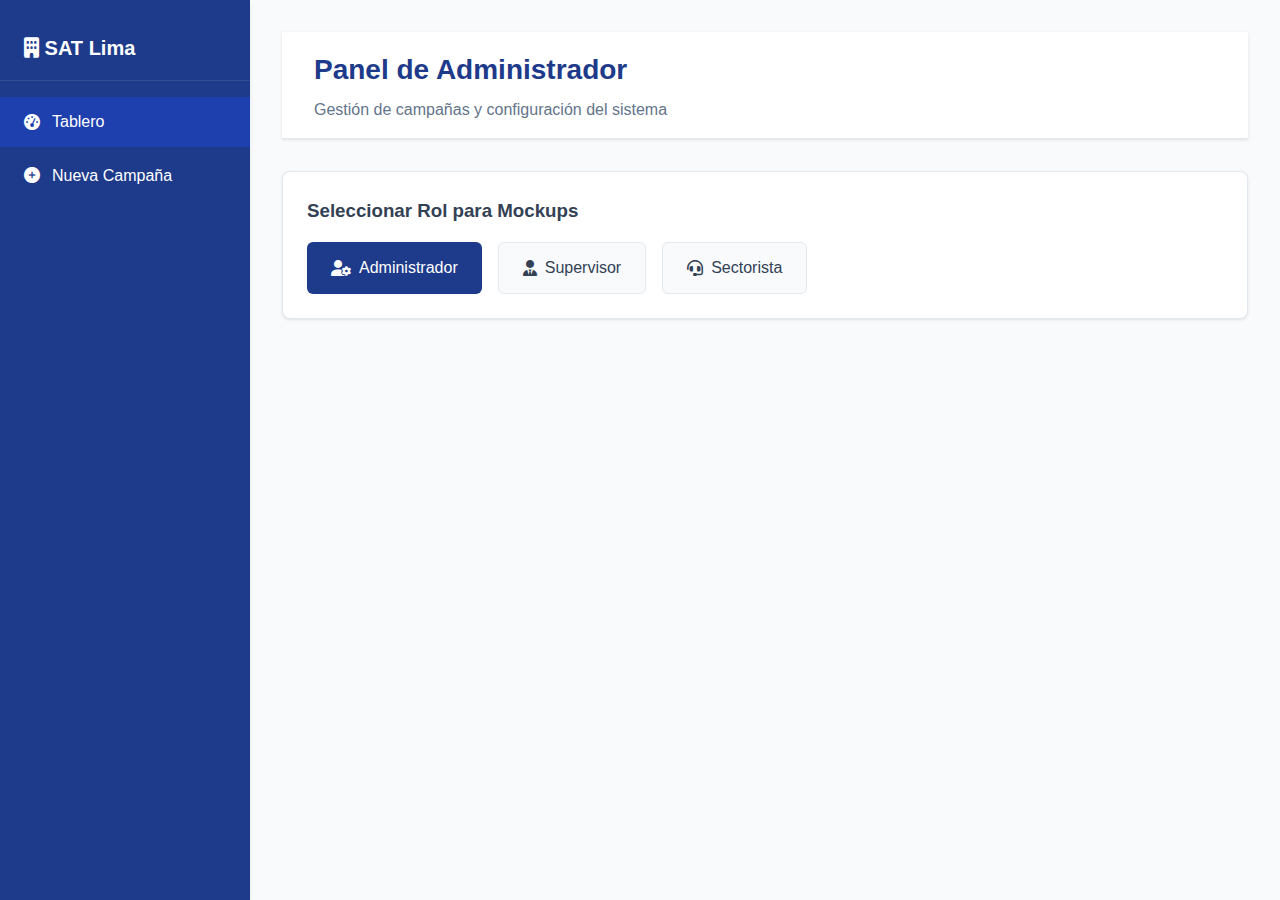
<file: index.html>
<!DOCTYPE html>
<html lang="es">
<head>
  <meta charset="UTF-8">
  <meta name="viewport" content="width=device-width, initial-scale=1.0">
  <title>SAT - Sistema de Gestión</title>
  <link rel="stylesheet" href="https://cdnjs.cloudflare.com/ajax/libs/font-awesome/6.0.0/css/all.min.css">
  <link rel="stylesheet" href="css/colores.css">
  <link rel="stylesheet" href="css/principal.css">
  <link rel="stylesheet" href="css/componentes.css">
</head>
<body>
<div class="layout-principal">
  <!-- Sidebar -->
  <aside class="sidebar">
    <div class="sidebar-logo">
      <h2><i class="fas fa-building"></i> SAT Lima</h2>
    </div>
    <nav>
      <ul class="sidebar-nav">
        <li><a href="#" class="activo"><i class="fas fa-tachometer-alt"></i> Tablero</a></li>
        <li><a href="paginas/administrador/wizard-campanas.html"><i class="fas fa-plus-circle"></i> Nueva Campaña</a></li>
      </ul>
    </nav>
  </aside>

  <!-- Contenido principal -->
  <main class="contenido-principal">
    <div class="encabezado">
      <h1>Panel de Administrador</h1>
      <p>Gestión de campañas y configuración del sistema</p>
    </div>

    <div class="tarjeta">
      <h3>Seleccionar Rol para Mockups</h3>
      <div style="display: flex; gap: 1rem; margin-top: 1rem;">
        <a href="paginas/administrador/wizard-campanas.html" class="btn btn-primario">
          <i class="fas fa-user-cog"></i> Administrador
        </a>
        <a href="paginas/supervisor/tablero.html" class="btn btn-secundario">
          <i class="fas fa-user-tie"></i> Supervisor
        </a>
        <a href="paginas/sectorista/tablero.html" class="btn btn-secundario">
          <i class="fas fa-headset"></i> Sectorista
        </a>
      </div>
    </div>
  </main>
</div>
</body>
</html>
</file>
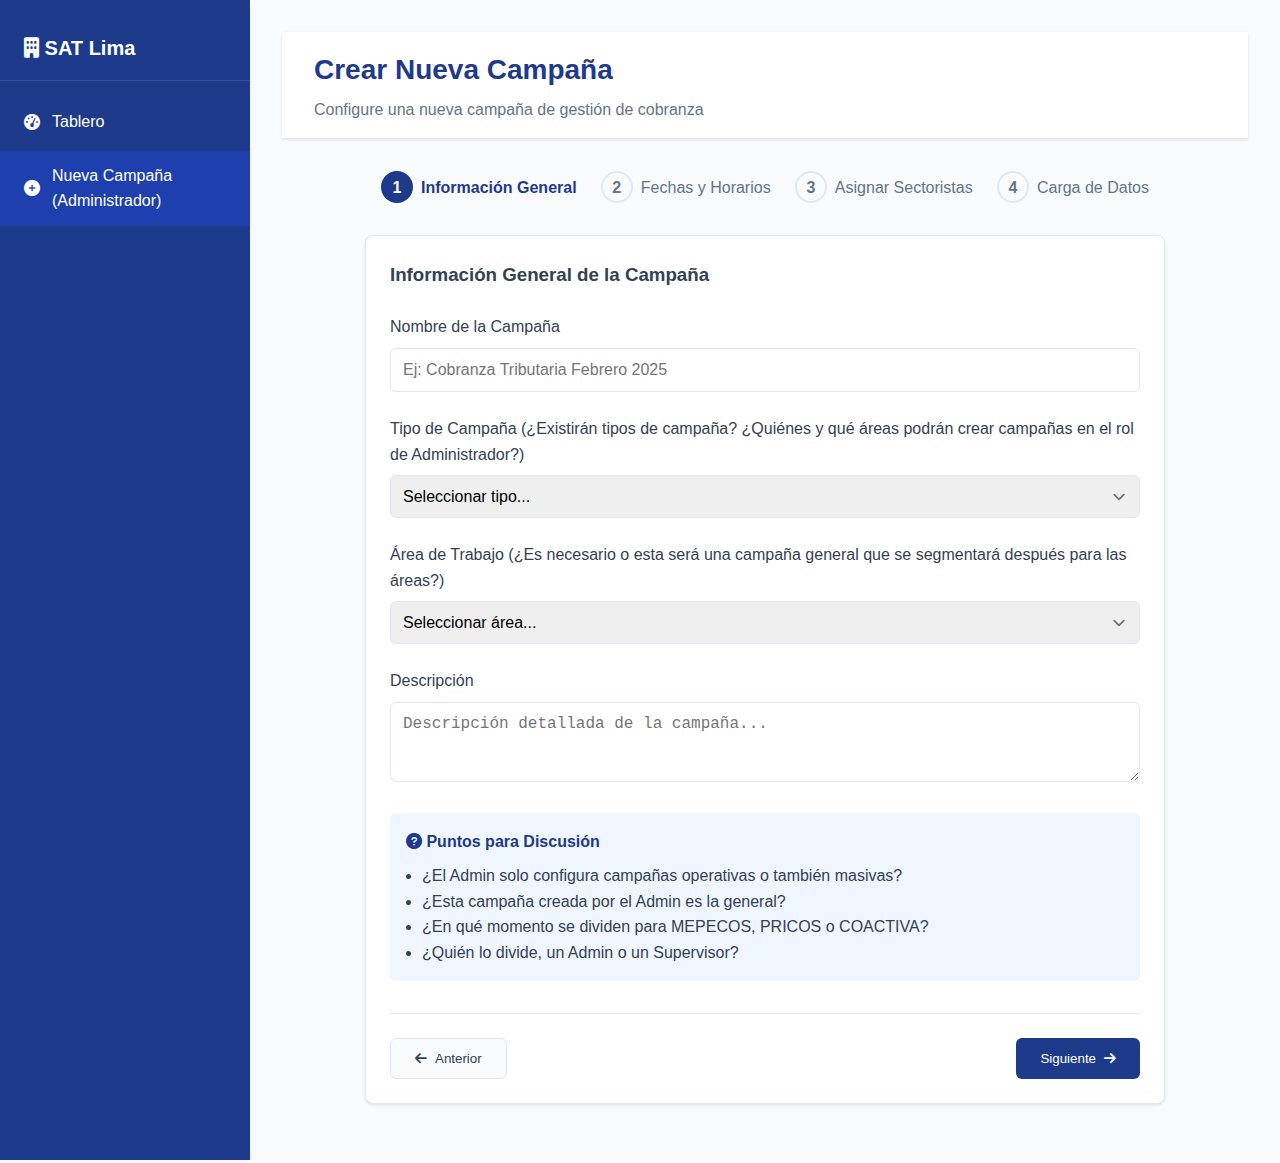
<file: paginas/administrador/wizard-campanas.html>
<!DOCTYPE html>
<html lang="es">
<head>
  <meta charset="UTF-8">
  <meta name="viewport" content="width=device-width, initial-scale=1.0">
  <title>SAT - Crear Campaña</title>
  <link rel="stylesheet" href="https://cdnjs.cloudflare.com/ajax/libs/font-awesome/6.0.0/css/all.min.css">
  <link rel="stylesheet" href="../../css/colores.css">
  <link rel="stylesheet" href="../../css/principal.css">
  <link rel="stylesheet" href="../../css/componentes.css">
</head>
<body>
<div class="layout-principal">
  <!-- Sidebar -->
  <aside class="sidebar">
    <div class="sidebar-logo">
      <h2><i class="fas fa-building"></i> SAT Lima</h2>
    </div>
    <nav>
      <ul class="sidebar-nav">
        <li><a href="../../index.html"><i class="fas fa-tachometer-alt"></i> Tablero</a></li>
        <li><a href="#" class="activo"><i class="fas fa-plus-circle"></i> Nueva Campaña (Administrador)</a></li>

      </ul>
    </nav>
  </aside>

  <!-- Contenido principal -->
  <main class="contenido-principal">
    <div class="encabezado">
      <h1>Crear Nueva Campaña</h1>
      <p>Configure una nueva campaña de gestión de cobranza</p>
    </div>

    <div class="wizard-contenedor">
      <!-- Indicador de pasos -->
      <div class="wizard-pasos">
        <div class="paso activo">
          <div class="numero-paso">1</div>
          <span>Información General</span>
        </div>
        <div class="paso">
          <div class="numero-paso">2</div>
          <span>Fechas y Horarios</span>
        </div>
        <div class="paso">
          <div class="numero-paso">3</div>
          <span>Asignar Sectoristas</span>
        </div>
        <div class="paso">
          <div class="numero-paso">4</div>
          <span>Carga de Datos</span>
        </div>
      </div>

      <!-- Contenido del paso actual -->
      <div class="tarjeta">
        <div id="paso-1" class="paso-contenido">
          <h3 class="mb-3">Información General de la Campaña</h3>

          <div class="grupo-form">
            <label class="etiqueta">Nombre de la Campaña</label>
            <input type="text" class="campo" placeholder="Ej: Cobranza Tributaria Febrero 2025">
          </div>

          <div class="grupo-form">
            <label class="etiqueta">Tipo de Campaña (¿Existirán tipos de campaña? ¿Quiénes y qué áreas podrán crear campañas en el rol de Administrador?)</label>
            <select class="campo select">
              <option value="">Seleccionar tipo...</option>
              <option value="cobranza-telefonica">Cobranza Telefónica</option>
              <option value="gestion-cobranza">Gestión de Cobranza</option>
              <option value="seguimiento-deudas">Seguimiento de Deudas</option>
              <option value="atencion-especializada">Atención Especializada</option>
            </select>
          </div>

          <div class="grupo-form">
            <label class="etiqueta">Área de Trabajo (¿Es necesario  o esta será una campaña general que se segmentará después para las áreas?)</label>
            <select class="campo select">
              <option value="">Seleccionar área...</option>
              <option value="tributaria-mepecos">Tributaria - MEPECOS</option>
              <option value="tributaria-pricos">Tributaria - PRICOS</option>
              <option value="no-tributaria">No Tributaria</option>
              <option value="coactiva">Coactiva</option>
            </select>
          </div>

          <div class="grupo-form">
            <label class="etiqueta">Descripción</label>
            <textarea class="campo" rows="3" placeholder="Descripción detallada de la campaña..."></textarea>
          </div>

          <div style="background-color: var(--sat-azul-suave); padding: 1rem; border-radius: 6px; margin-top: 1.5rem;">
            <h4 style="color: var(--sat-azul-principal); margin-bottom: 0.5rem;">
              <i class="fas fa-question-circle"></i> Puntos para Discusión
            </h4>
            <ul style="color: var(--gris-oscuro); margin-left: 1rem;">
              <li>¿El Admin solo configura campañas operativas o también masivas?</li>
              <li>¿Esta campaña creada por el Admin es la general?</li>
              <li>¿En qué momento se dividen para MEPECOS, PRICOS o COACTIVA?</li>
              <li>¿Quién lo divide, un Admin o un Supervisor?</li>


            </ul>
          </div>
        </div>

        <!-- Navegación -->
        <div class="wizard-navegacion">

          <button class="btn btn-primario" id="btn-siguiente">
            Siguiente <i class="fas fa-arrow-right"></i>
          </button>
        </div>
      </div>
    </div>
  </main>
</div>

<script src="../../js/wizard.js"></script>
</body>
</html>
</file>
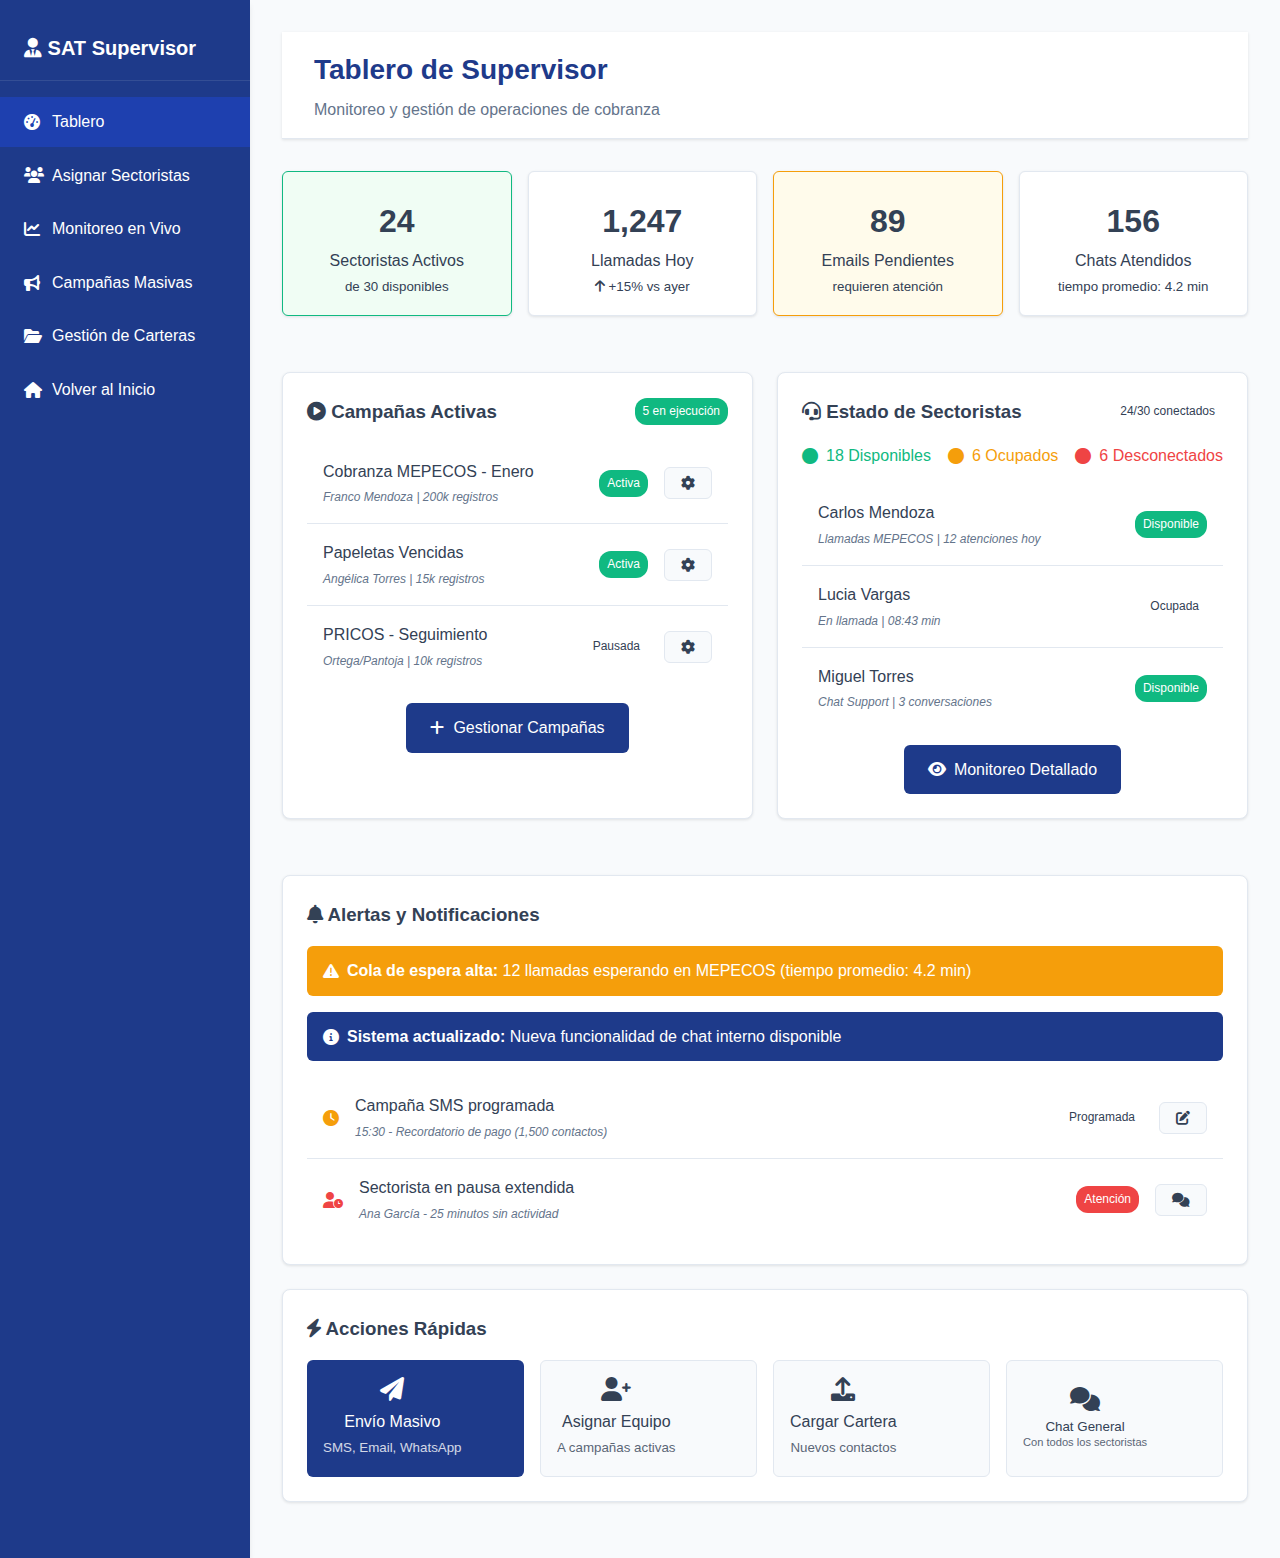
<file: paginas/supervisor/tablero.html>
<!DOCTYPE html>
<html lang="es">
<head>
    <meta charset="UTF-8">
    <meta name="viewport" content="width=device-width, initial-scale=1.0">
    <title>SAT - Supervisor - Tablero</title>
    <link rel="stylesheet" href="https://cdnjs.cloudflare.com/ajax/libs/font-awesome/6.0.0/css/all.min.css">
    <link rel="stylesheet" href="../../css/colores.css">
    <link rel="stylesheet" href="../../css/principal.css">
    <link rel="stylesheet" href="../../css/componentes.css">
</head>
<body>
<div class="layout-principal">
    <!-- Sidebar -->
    <aside class="sidebar">
        <div class="sidebar-logo">
            <h2><i class="fas fa-user-tie"></i> SAT Supervisor</h2>
        </div>
        <nav>
            <ul class="sidebar-nav">
                <li><a href="#" class="activo"><i class="fas fa-tachometer-alt"></i> Tablero</a></li>
                <li><a href="asignacion-sectoristas.html"><i class="fas fa-users"></i> Asignar Sectoristas</a></li>
                <li><a href="monitoreo-tiempo-real.html"><i class="fas fa-chart-line"></i> Monitoreo en Vivo</a></li>
                <li><a href="campanas-masivas.html"><i class="fas fa-bullhorn"></i> Campañas Masivas</a></li>
                <li><a href="gestion-carteras.html"><i class="fas fa-folder-open"></i> Gestión de Carteras</a></li>
                <li><a href="../../index.html"><i class="fas fa-home"></i> Volver al Inicio</a></li>
            </ul>
        </nav>
    </aside>

    <!-- Contenido principal -->
    <main class="contenido-principal">
        <div class="encabezado">
            <h1>Tablero de Supervisor</h1>
            <p>Monitoreo y gestión de operaciones de cobranza</p>
        </div>

        <!-- Métricas principales -->
        <div class="resumen-estadisticas">
            <div class="tarjeta stat-card verde">
                <div class="stat-numero">24</div>
                <div>Sectoristas Activos</div>
                <small>de 30 disponibles</small>
            </div>
            <div class="tarjeta stat-card">
                <div class="stat-numero">1,247</div>
                <div>Llamadas Hoy</div>
                <small><i class="fas fa-arrow-up text-green"></i> +15% vs ayer</small>
            </div>
            <div class="tarjeta stat-card amarillo">
                <div class="stat-numero">89</div>
                <div>Emails Pendientes</div>
                <small>requieren atención</small>
            </div>
            <div class="tarjeta stat-card">
                <div class="stat-numero">156</div>
                <div>Chats Atendidos</div>
                <small>tiempo promedio: 4.2 min</small>
            </div>
        </div>

        <div style="display: grid; grid-template-columns: 1fr 1fr; gap: 1.5rem; margin-bottom: 2rem;">

            <!-- Campañas Activas -->
            <div class="tarjeta">
                <div class="mapeo-header">
                    <h3><i class="fas fa-play-circle"></i> Campañas Activas</h3>
                    <span class="badge verde">5 en ejecución</span>
                </div>

                <div style="margin-top: 1rem;">
                    <div class="mapeo-fila-universal" style="grid-template-columns: 1fr auto auto;">
                        <div>
                            <div class="columna-nombre">Cobranza MEPECOS - Enero</div>
                            <div class="columna-ejemplo">Franco Mendoza | 200k registros</div>
                        </div>
                        <span class="badge verde">Activa</span>
                        <button class="btn btn-secundario btn-sm">
                            <i class="fas fa-cog"></i>
                        </button>
                    </div>

                    <div class="mapeo-fila-universal" style="grid-template-columns: 1fr auto auto;">
                        <div>
                            <div class="columna-nombre">Papeletas Vencidas</div>
                            <div class="columna-ejemplo">Angélica Torres | 15k registros</div>
                        </div>
                        <span class="badge verde">Activa</span>
                        <button class="btn btn-secundario btn-sm">
                            <i class="fas fa-cog"></i>
                        </button>
                    </div>

                    <div class="mapeo-fila-universal" style="grid-template-columns: 1fr auto auto;">
                        <div>
                            <div class="columna-nombre">PRICOS - Seguimiento</div>
                            <div class="columna-ejemplo">Ortega/Pantoja | 10k registros</div>
                        </div>
                        <span class="badge amarillo">Pausada</span>
                        <button class="btn btn-secundario btn-sm">
                            <i class="fas fa-cog"></i>
                        </button>
                    </div>
                </div>

                <div style="text-align: center; margin-top: 1rem;">
                    <a href="asignacion-sectoristas.html" class="btn btn-primario">
                        <i class="fas fa-plus"></i> Gestionar Campañas
                    </a>
                </div>
            </div>

            <!-- Estado de Sectoristas -->
            <div class="tarjeta">
                <div class="mapeo-header">
                    <h3><i class="fas fa-headset"></i> Estado de Sectoristas</h3>
                    <span class="badge">24/30 conectados</span>
                </div>

                <div style="margin-top: 1rem;">
                    <div style="display: flex; justify-content: space-between; margin-bottom: 1rem;">
                        <div class="resumen-estado completo">
                            <i class="fas fa-circle" style="color: var(--verde-exito);"></i>
                            <span>18 Disponibles</span>
                        </div>
                        <div class="resumen-estado" style="color: var(--amarillo-alerta);">
                            <i class="fas fa-circle" style="color: var(--amarillo-alerta);"></i>
                            <span>6 Ocupados</span>
                        </div>
                        <div class="resumen-estado incompleto">
                            <i class="fas fa-circle" style="color: var(--rojo-error);"></i>
                            <span>6 Desconectados</span>
                        </div>
                    </div>

                    <div class="mapeo-fila-universal" style="grid-template-columns: 1fr auto;">
                        <div>
                            <div class="columna-nombre">Carlos Mendoza</div>
                            <div class="columna-ejemplo">Llamadas MEPECOS | 12 atenciones hoy</div>
                        </div>
                        <span class="badge verde">Disponible</span>
                    </div>

                    <div class="mapeo-fila-universal" style="grid-template-columns: 1fr auto;">
                        <div>
                            <div class="columna-nombre">Lucia Vargas</div>
                            <div class="columna-ejemplo">En llamada | 08:43 min</div>
                        </div>
                        <span class="badge amarillo">Ocupada</span>
                    </div>

                    <div class="mapeo-fila-universal" style="grid-template-columns: 1fr auto;">
                        <div>
                            <div class="columna-nombre">Miguel Torres</div>
                            <div class="columna-ejemplo">Chat Support | 3 conversaciones</div>
                        </div>
                        <span class="badge verde">Disponible</span>
                    </div>
                </div>

                <div style="text-align: center; margin-top: 1rem;">
                    <a href="monitoreo-tiempo-real.html" class="btn btn-primario">
                        <i class="fas fa-eye"></i> Monitoreo Detallado
                    </a>
                </div>
            </div>
        </div>

        <!-- Alertas y Notificaciones -->
        <div class="tarjeta">
            <h3><i class="fas fa-bell"></i> Alertas y Notificaciones</h3>

            <div style="margin-top: 1rem;">
                <div class="mensaje-temporal" style="background-color: var(--amarillo-alerta); color: white;">
                    <i class="fas fa-exclamation-triangle"></i>
                    <span><strong>Cola de espera alta:</strong> 12 llamadas esperando en MEPECOS (tiempo promedio: 4.2 min)</span>
                </div>

                <div class="mensaje-temporal info">
                    <i class="fas fa-info-circle"></i>
                    <span><strong>Sistema actualizado:</strong> Nueva funcionalidad de chat interno disponible</span>
                </div>

                <div class="mapeo-fila-universal" style="grid-template-columns: auto 1fr auto auto;">
                    <i class="fas fa-clock" style="color: var(--amarillo-alerta);"></i>
                    <div>
                        <div class="columna-nombre">Campaña SMS programada</div>
                        <div class="columna-ejemplo">15:30 - Recordatorio de pago (1,500 contactos)</div>
                    </div>
                    <span class="badge">Programada</span>
                    <button class="btn btn-secundario btn-sm">
                        <i class="fas fa-edit"></i>
                    </button>
                </div>

                <div class="mapeo-fila-universal" style="grid-template-columns: auto 1fr auto auto;">
                    <i class="fas fa-user-clock" style="color: var(--rojo-error);"></i>
                    <div>
                        <div class="columna-nombre">Sectorista en pausa extendida</div>
                        <div class="columna-ejemplo">Ana García - 25 minutos sin actividad</div>
                    </div>
                    <span class="badge rojo">Atención</span>
                    <button class="btn btn-secundario btn-sm">
                        <i class="fas fa-comments"></i>
                    </button>
                </div>
            </div>
        </div>

        <!-- Acciones Rápidas -->
        <div class="tarjeta">
            <h3><i class="fas fa-bolt"></i> Acciones Rápidas</h3>

            <div style="display: grid; grid-template-columns: repeat(auto-fit, minmax(200px, 1fr)); gap: 1rem; margin-top: 1rem;">
                <a href="campanas-masivas.html" class="btn btn-primario" style="height: auto; padding: 1rem;">
                    <div style="text-align: center;">
                        <i class="fas fa-paper-plane" style="font-size: 1.5rem; margin-bottom: 0.5rem; display: block;"></i>
                        <div>Envío Masivo</div>
                        <small style="opacity: 0.8;">SMS, Email, WhatsApp</small>
                    </div>
                </a>

                <a href="asignacion-sectoristas.html" class="btn btn-secundario" style="height: auto; padding: 1rem;">
                    <div style="text-align: center;">
                        <i class="fas fa-user-plus" style="font-size: 1.5rem; margin-bottom: 0.5rem; display: block;"></i>
                        <div>Asignar Equipo</div>
                        <small style="opacity: 0.8;">A campañas activas</small>
                    </div>
                </a>

                <a href="gestion-carteras.html" class="btn btn-secundario" style="height: auto; padding: 1rem;">
                    <div style="text-align: center;">
                        <i class="fas fa-upload" style="font-size: 1.5rem; margin-bottom: 0.5rem; display: block;"></i>
                        <div>Cargar Cartera</div>
                        <small style="opacity: 0.8;">Nuevos contactos</small>
                    </div>
                </a>

                <button class="btn btn-secundario" style="height: auto; padding: 1rem;" onclick="mostrarChatGeneral()">
                    <div style="text-align: center;">
                        <i class="fas fa-comments" style="font-size: 1.5rem; margin-bottom: 0.5rem; display: block;"></i>
                        <div>Chat General</div>
                        <small style="opacity: 0.8;">Con todos los sectoristas</small>
                    </div>
                </button>
            </div>
        </div>

        <!-- Chat interno modal (oculto por defecto) -->
        <div id="chatModal" class="modal" style="display: none;">
            <div class="modal-contenido" style="max-width: 500px;">
                <div class="modal-header">
                    <h4><i class="fas fa-comments"></i> Chat General - Supervisor</h4>
                    <button class="btn-cerrar" onclick="cerrarChatGeneral()">&times;</button>
                </div>
                <div class="modal-body">
                    <div style="height: 300px; border: 1px solid var(--borde); border-radius: 6px; padding: 1rem; overflow-y: auto; background-color: var(--gris-claro); margin-bottom: 1rem;">
                        <div style="margin-bottom: 1rem;">
                            <strong>Supervisor:</strong> Buenos días equipo, recuerden revisar las actualizaciones de contacto en MEPECOS
                            <small style="display: block; color: var(--gris-medio);">09:15</small>
                        </div>
                        <div style="margin-bottom: 1rem; text-align: right;">
                            <div style="background-color: var(--sat-azul-principal); color: white; padding: 0.5rem; border-radius: 6px; display: inline-block;">
                                <strong>Carlos M:</strong> Entendido, ¿hay algún cambio en las prioridades?
                                <small style="display: block; opacity: 0.8;">09:16</small>
                            </div>
                        </div>
                        <div style="margin-bottom: 1rem;">
                            <strong>Lucia V:</strong> Tengo una consulta compleja en línea 2, ¿me pueden apoyar?
                            <small style="display: block; color: var(--gris-medio);">09:18</small>
                        </div>
                    </div>

                    <div style="display: flex; gap: 0.5rem;">
                        <input type="text" class="campo" placeholder="Escribe tu mensaje..." style="flex: 1;">
                        <button class="btn btn-primario">
                            <i class="fas fa-paper-plane"></i>
                        </button>
                    </div>
                </div>
            </div>
        </div>
    </main>
</div>

<script>
    function mostrarChatGeneral() {
        document.getElementById('chatModal').style.display = 'flex';
    }

    function cerrarChatGeneral() {
        document.getElementById('chatModal').style.display = 'none';
    }

    // Cerrar modal al hacer clic fuera
    document.getElementById('chatModal').addEventListener('click', function(e) {
        if (e.target === this) {
            cerrarChatGeneral();
        }
    });
</script>

</body>
</html>
</file>
<file: css/colores.css>
:root {
    /* Colores principales SAT */
    --sat-azul-principal: #1E3A8A;
    --sat-azul-claro: #3B82F6;
    --sat-azul-hover: #1E40AF;
    --sat-azul-suave: #EFF6FF;

    /* Grises y neutros */
    --gris-claro: #F8FAFC;
    --gris-medio: #64748B;
    --gris-oscuro: #334155;
    --blanco: #FFFFFF;
    --borde: #E2E8F0;

    /* Estados */
    --verde-exito: #10B981;
    --rojo-error: #EF4444;
    --amarillo-alerta: #F59E0B;

    /* Sombras */
    --sombra-suave: 0 1px 3px 0 rgba(0, 0, 0, 0.1);
    --sombra-media: 0 4px 6px -1px rgba(0, 0, 0, 0.1);
}
</file>
<file: css/principal.css>
* {
    margin: 0;
    padding: 0;
    box-sizing: border-box;
}

body {
    font-family: 'Segoe UI', Tahoma, Geneva, Verdana, sans-serif;
    background-color: var(--gris-claro);
    color: var(--gris-oscuro);
    line-height: 1.6;
}

/* Layout principal */
.layout-principal {
    display: flex;
    min-height: 100vh;
}

/* Sidebar */
.sidebar {
    width: 250px;
    background-color: var(--sat-azul-principal);
    color: var(--blanco);
    padding: 1rem 0;
    box-shadow: var(--sombra-media);
}

.sidebar-logo {
    padding: 1rem 1.5rem;
    border-bottom: 1px solid rgba(255, 255, 255, 0.1);
    margin-bottom: 1rem;
}

.sidebar-logo h2 {
    font-size: 1.25rem;
    font-weight: 600;
}

.sidebar-nav {
    list-style: none;
}

.sidebar-nav li {
    margin-bottom: 0.25rem;
}

.sidebar-nav a {
    display: flex;
    align-items: center;
    padding: 0.75rem 1.5rem;
    color: var(--blanco);
    text-decoration: none;
    transition: background-color 0.2s;
}

.sidebar-nav a:hover,
.sidebar-nav a.activo {
    background-color: var(--sat-azul-hover);
}

.sidebar-nav i {
    margin-right: 0.75rem;
    width: 1rem;
}

/* Contenido principal */
.contenido-principal {
    flex: 1;
    padding: 2rem;
    overflow-y: auto;
}

/* Encabezado */
.encabezado {
    background-color: var(--blanco);
    padding: 1rem 2rem;
    border-bottom: 1px solid var(--borde);
    box-shadow: var(--sombra-suave);
    margin-bottom: 2rem;
}

.encabezado h1 {
    color: var(--sat-azul-principal);
    font-size: 1.75rem;
    font-weight: 600;
}

.encabezado p {
    color: var(--gris-medio);
    margin-top: 0.25rem;
}

.tipo-archivo {
    display: flex;
    align-items: center;
    gap: 0.5rem;
    padding: 0.75rem;
    border: 1px solid var(--borde);
    border-radius: 6px;
    cursor: pointer;
    transition: all 0.2s;
}

.tipo-archivo.activo {
    border-color: var(--sat-azul-principal);
    background-color: var(--sat-azul-suave);
}

.categoria-mapeo {
    margin-bottom: 1.5rem;
    border: 1px solid var(--borde);
    border-radius: 8px;
    overflow: hidden;
}

.categoria-mapeo h4 {
    margin: 0;
    padding: 0.75rem 1rem;
    background-color: var(--gris-claro);
    border-bottom: 1px solid var(--borde);
}

.categoria-mapeo.obligatorio h4 {
    background-color: #fef2f2;
    color: var(--rojo-error);
}

.mapeo-grid {
    padding: 1rem;
    display: grid;
    grid-template-columns: repeat(auto-fit, minmax(300px, 1fr));
    gap: 1rem;
}

.campo-mapeo label {
    font-size: 0.875rem;
    font-weight: 500;
    margin-bottom: 0.25rem;
    display: block;
}

.mapeo-fila {
    display: flex;
    align-items: center;
    gap: 0.5rem;
}

.columna-excel {
    background-color: var(--gris-claro);
    padding: 0.5rem;
    border-radius: 4px;
    font-family: monospace;
    font-size: 0.875rem;
    min-width: 60px;
    text-align: center;
}

.vista-previa-contenedor {
    border: 1px solid var(--borde);
    border-radius: 6px;
    overflow: hidden;
}

.vista-previa-header {
    background-color: var(--gris-claro);
    padding: 0.75rem 1rem;
    display: flex;
    justify-content: space-between;
    align-items: center;
}

.badge {
    font-size: 0.75rem;
    padding: 0.25rem 0.5rem;
    border-radius: 12px;
    font-weight: 500;
}

.badge.verde {
    background-color: var(--verde-exito);
    color: white;
}

.badge.rojo {
    background-color: var(--rojo-error);
    color: white;
}
</file>
<file: css/componentes.css>
/* Tarjetas */
.tarjeta {
    background-color: var(--blanco);
    border-radius: 8px;
    padding: 1.5rem;
    box-shadow: var(--sombra-suave);
    border: 1px solid var(--borde);
    margin-bottom: 1.5rem;
}

/* Botones */
.btn {
    padding: 0.75rem 1.5rem;
    border: none;
    border-radius: 6px;
    font-weight: 500;
    cursor: pointer;
    transition: all 0.2s;
    text-decoration: none;
    display: inline-flex;
    align-items: center;
    gap: 0.5rem;
}

.btn-primario {
    background-color: var(--sat-azul-principal);
    color: var(--blanco);
}

.btn-primario:hover {
    background-color: var(--sat-azul-hover);
}

.btn-secundario {
    background-color: var(--gris-claro);
    color: var(--gris-oscuro);
    border: 1px solid var(--borde);
}

.btn-secundario:hover {
    background-color: var(--borde);
}

.btn-exito {
    background-color: var(--verde-exito);
    color: var(--blanco);
}

/* Formularios */
.grupo-form {
    margin-bottom: 1.5rem;
}

.etiqueta {
    display: block;
    margin-bottom: 0.5rem;
    font-weight: 500;
    color: var(--gris-oscuro);
}

.campo {
    width: 100%;
    padding: 0.75rem;
    border: 1px solid var(--borde);
    border-radius: 6px;
    font-size: 1rem;
}

.campo:focus {
    outline: none;
    border-color: var(--sat-azul-principal);
    box-shadow: 0 0 0 3px rgba(30, 58, 138, 0.1);
}

.select {
    appearance: none;
    background-image: url("data:image/svg+xml,%3csvg xmlns='http://www.w3.org/2000/svg' fill='none' viewBox='0 0 20 20'%3e%3cpath stroke='%236b7280' stroke-linecap='round' stroke-linejoin='round' stroke-width='1.5' d='m6 8 4 4 4-4'/%3e%3c/svg%3e");
    background-position: right 0.5rem center;
    background-repeat: no-repeat;
    background-size: 1.5em 1.5em;
    padding-right: 2.5rem;
}

/* Wizard específico */
.wizard-contenedor {
    max-width: 800px;
    margin: 0 auto;
}

.wizard-pasos {
    display: flex;
    justify-content: space-between;
    margin-bottom: 2rem;
    padding: 0 1rem;
}

.paso {
    display: flex;
    align-items: center;
    color: var(--gris-medio);
}

.paso.activo {
    color: var(--sat-azul-principal);
    font-weight: 600;
}

.paso.completado {
    color: var(--verde-exito);
}

.numero-paso {
    width: 2rem;
    height: 2rem;
    border-radius: 50%;
    background-color: var(--gris-claro);
    border: 2px solid var(--borde);
    display: flex;
    align-items: center;
    justify-content: center;
    margin-right: 0.5rem;
    font-weight: 600;
}

.paso.activo .numero-paso {
    background-color: var(--sat-azul-principal);
    border-color: var(--sat-azul-principal);
    color: var(--blanco);
}

.paso.completado .numero-paso {
    background-color: var(--verde-exito);
    border-color: var(--verde-exito);
    color: var(--blanco);
}

/* Navegación del wizard */
.wizard-navegacion {
    display: flex;
    justify-content: space-between;
    margin-top: 2rem;
    padding-top: 1.5rem;
    border-top: 1px solid var(--borde);
}

/* Utilidades */
.texto-centrado { text-align: center; }
.mb-1 { margin-bottom: 0.5rem; }
.mb-2 { margin-bottom: 1rem; }
.mb-3 { margin-bottom: 1.5rem; }
.mt-1 { margin-top: 0.5rem; }
.mt-2 { margin-top: 1rem; }


/* Estilos adicionales para paso 4 */
.tipo-archivo input[type="radio"] {
    margin: 0;
}

.tipo-archivo small {
    display: block;
    color: var(--gris-medio);
    font-size: 0.75rem;
}

.categoria-mapeo.adicional h4 {
    background-color: #f0f9ff;
    color: var(--sat-azul-principal);
}

.vista-previa-tabla {
    padding: 1rem;
}

.vista-previa-tabla table th,
.vista-previa-tabla table td {
    padding: 0.5rem;
    text-align: left;
    border-bottom: 1px solid var(--borde);
    font-size: 0.875rem;
}

.btn-sm {
    padding: 0.5rem 1rem;
    font-size: 0.875rem;
}

/* Estilos para modal */
.modal {
    position: fixed;
    top: 0;
    left: 0;
    width: 100%;
    height: 100%;
    background-color: rgba(0, 0, 0, 0.5);
    display: flex;
    justify-content: center;
    align-items: center;
    z-index: 1000;
}

.modal-contenido {
    background-color: white;
    border-radius: 8px;
    width: 90%;
    max-width: 800px;
    max-height: 80vh;
    overflow-y: auto;
}

.modal-header {
    padding: 1.5rem;
    border-bottom: 1px solid var(--borde);
    display: flex;
    justify-content: space-between;
    align-items: center;
}

.btn-cerrar {
    background: none;
    border: none;
    font-size: 1.5rem;
    cursor: pointer;
    color: var(--gris-medio);
}

.modal-body {
    padding: 1.5rem;
}

.resumen-estadisticas {
    display: grid;
    grid-template-columns: repeat(auto-fit, minmax(150px, 1fr));
    gap: 1rem;
    margin-bottom: 2rem;
}

.stat-card {
    text-align: center;
    padding: 1rem;
    border: 1px solid var(--borde);
    border-radius: 6px;
}

.stat-card.verde {
    border-color: var(--verde-exito);
    background-color: #f0fdf4;
}

.stat-card.rojo {
    border-color: var(--rojo-error);
    background-color: #fef2f2;
}

.stat-card.amarillo {
    border-color: var(--amarillo-alerta);
    background-color: #fffbeb;
}

.stat-numero {
    font-size: 2rem;
    font-weight: bold;
    margin-top: 0.5rem;
}

.problemas-detectados {
    margin-bottom: 2rem;
}

.problema-item {
    display: flex;
    justify-content: space-between;
    padding: 0.75rem;
    border-bottom: 1px solid var(--borde);
}

.problema-tipo {
    font-weight: 500;
    color: var(--rojo-error);
}

.acciones-correccion {
    text-align: center;
}

.acciones-correccion button {
    margin: 0 0.5rem;
}

.categoria-mapeo.admin h4 {
    background-color: #f8fafc;
    color: var(--gris-oscuro);
}

/* Estilos para carga universal */
.upload-area {
    border: 2px dashed var(--borde);
    border-radius: 8px;
    padding: 2rem;
    text-align: center;
    background-color: var(--gris-claro);
    transition: border-color 0.2s;
}

.upload-area:hover {
    border-color: var(--sat-azul-principal);
}

.archivo-info-exitoso {
    background-color: var(--verde-exito);
    color: white;
    padding: 0.75rem 1rem;
    border-radius: 6px;
    margin-bottom: 1.5rem;
}

.plantillas-opcionales {
    display: grid;
    grid-template-columns: repeat(auto-fit, minmax(200px, 1fr));
    gap: 1rem;
    margin-bottom: 1.5rem;
}

.btn-plantilla {
    display: flex;
    align-items: center;
    gap: 0.75rem;
    padding: 1rem;
    text-align: left;
    height: auto;
}

.btn-plantilla i {
    font-size: 1.5rem;
    color: var(--sat-azul-principal);
}

.btn-plantilla div {
    display: flex;
    flex-direction: column;
}

.btn-plantilla small {
    color: var(--gris-medio);
    font-size: 0.75rem;
}

/* Mapeo universal */
.mapeo-header {
    display: flex;
    justify-content: space-between;
    align-items: center;
    margin-bottom: 1rem;
}

.mapeo-stats {
    font-size: 0.875rem;
    color: var(--gris-medio);
}

.mapeo-ayuda-compacta {
    background-color: var(--sat-azul-suave);
    padding: 0.75rem;
    border-radius: 6px;
    margin-bottom: 1rem;
    font-size: 0.875rem;
    color: var(--sat-azul-principal);
}

.mapeo-lista-universal {
    border: 1px solid var(--borde);
    border-radius: 6px;
    max-height: 400px;
    overflow-y: auto;
    margin-bottom: 1rem;
}

.mapeo-fila-universal {
    display: grid;
    grid-template-columns: 1fr 300px;
    padding: 1rem;
    border-bottom: 1px solid var(--borde);
    gap: 1rem;
    align-items: center;
}

.mapeo-fila-universal:hover {
    background-color: var(--gris-claro);
}

.mapeo-fila-universal:last-child {
    border-bottom: none;
}

.columna-header {
    display: flex;
    justify-content: space-between;
    align-items: center;
    margin-bottom: 0.25rem;
}

.columna-id {
    font-weight: bold;
    color: var(--sat-azul-principal);
}

.tipo-dato {
    font-size: 0.7rem;
    padding: 0.2rem 0.4rem;
    border-radius: 10px;
    text-transform: uppercase;
    font-weight: bold;
}

.tipo-dato.texto { background-color: #e3f2fd; color: #1565c0; }
.tipo-dato.numero { background-color: #e8f5e8; color: #2e7d32; }
.tipo-dato.decimal { background-color: #fff3e0; color: #ef6c00; }
.tipo-dato.fecha { background-color: #fce4ec; color: #c2185b; }

.columna-nombre {
    font-weight: 500;
    margin-bottom: 0.25rem;
}

.columna-ejemplo {
    font-size: 0.75rem;
    color: var(--gris-medio);
    font-style: italic;
}

.mapeo-resumen-simple {
    display: flex;
    justify-content: space-between;
    align-items: center;
    padding: 0.75rem;
    background-color: var(--gris-claro);
    border-radius: 6px;
}

.resumen-estado {
    display: flex;
    align-items: center;
    gap: 0.5rem;
    font-weight: 500;
}

.resumen-estado.completo {
    color: var(--verde-exito);
}

.resumen-estado.incompleto {
    color: var(--rojo-error);
}

.resumen-contador {
    font-weight: bold;
    color: var(--sat-azul-principal);
}

/* Preguntas críticas */
.preguntas-criticas {
    background-color: var(--sat-azul-suave);
    padding: 1.5rem;
    border-radius: 6px;
    margin-top: 2rem;
}

.preguntas-criticas h4 {
    color: var(--sat-azul-principal);
    margin-bottom: 1rem;
}

.pregunta-seccion {
    margin-bottom: 1.5rem;
}

.pregunta-seccion h5 {
    color: var(--sat-azul-principal);
    margin-bottom: 0.5rem;
}

.pregunta-seccion ul {
    margin-left: 1rem;
    line-height: 1.6;
}

.pregunta-seccion li {
    margin-bottom: 0.5rem;
}

/* Mensajes temporales */
.mensaje-temporal {
    padding: 0.75rem 1rem;
    border-radius: 6px;
    margin-bottom: 1rem;
    display: flex;
    align-items: center;
    gap: 0.5rem;
}

.mensaje-temporal.exito {
    background-color: var(--verde-exito);
    color: white;
}

.mensaje-temporal.info {
    background-color: var(--sat-azul-principal);
    color: white;
}
</file>
